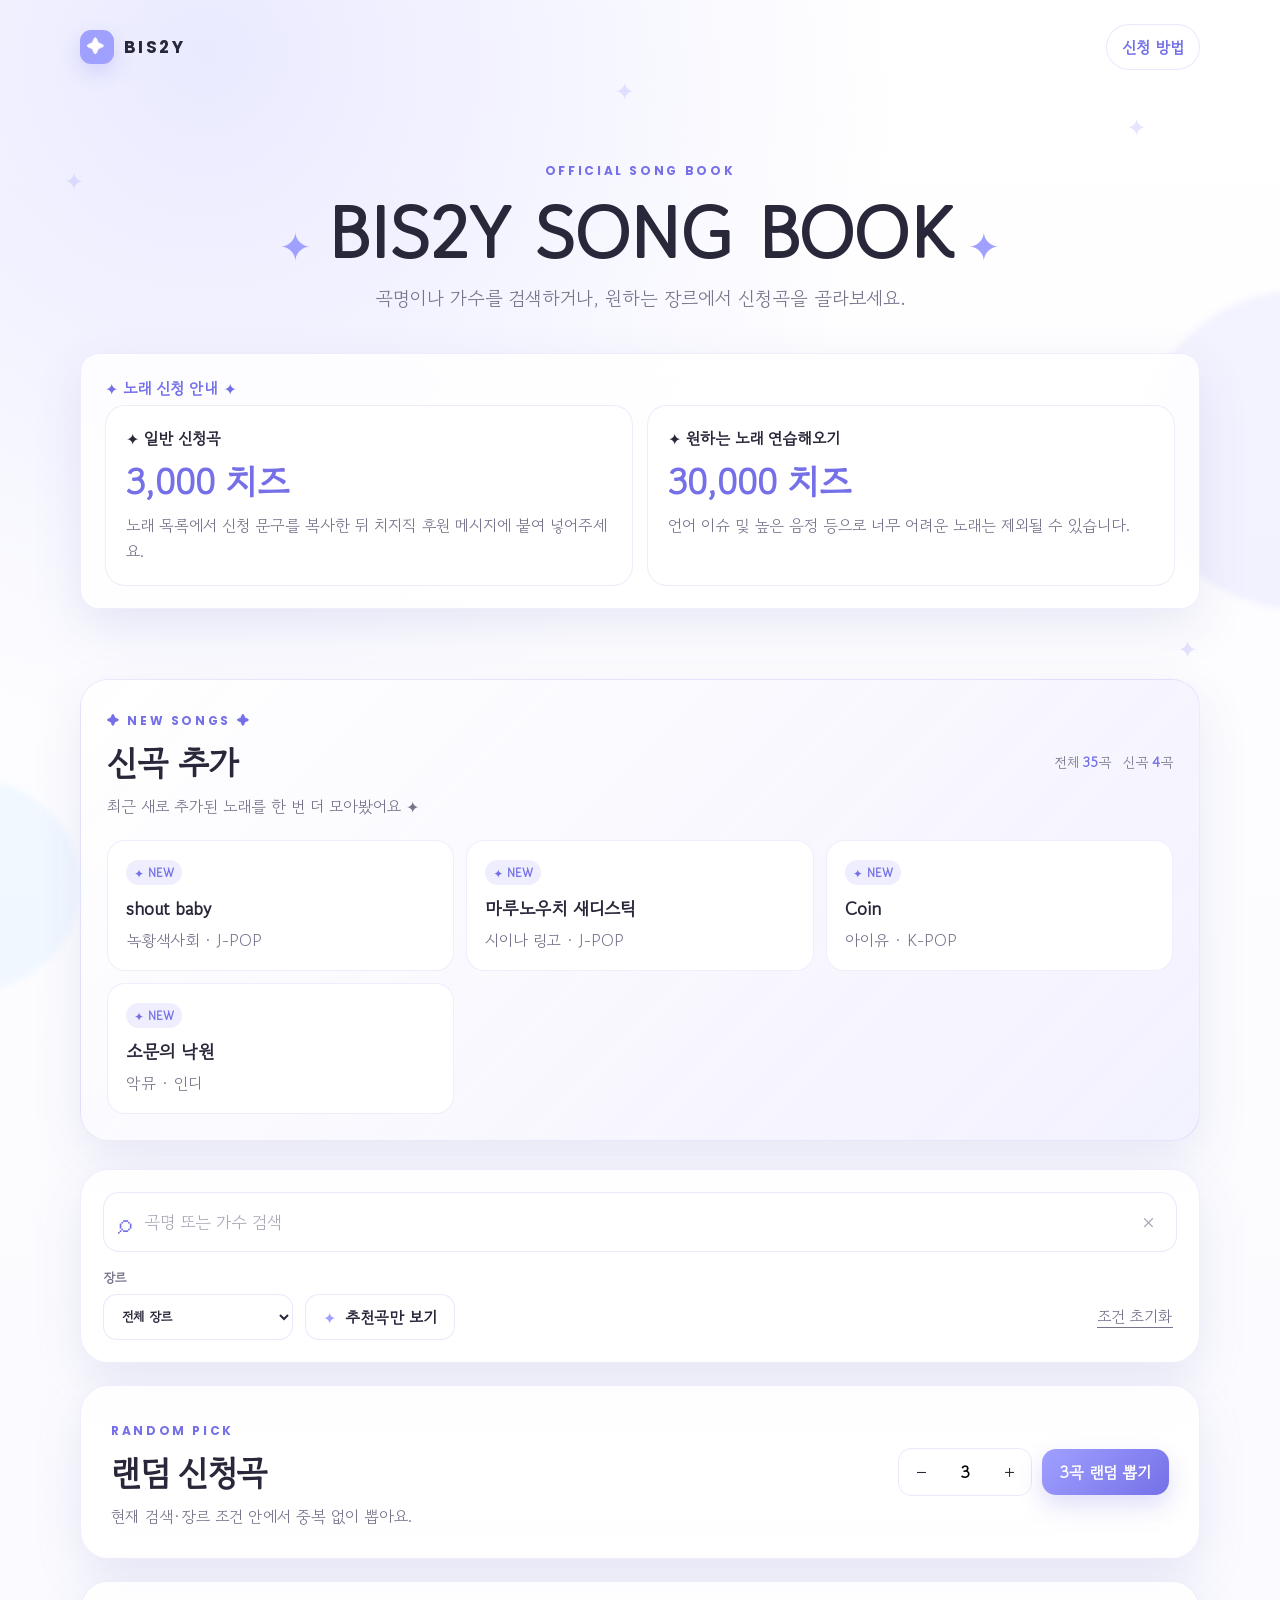
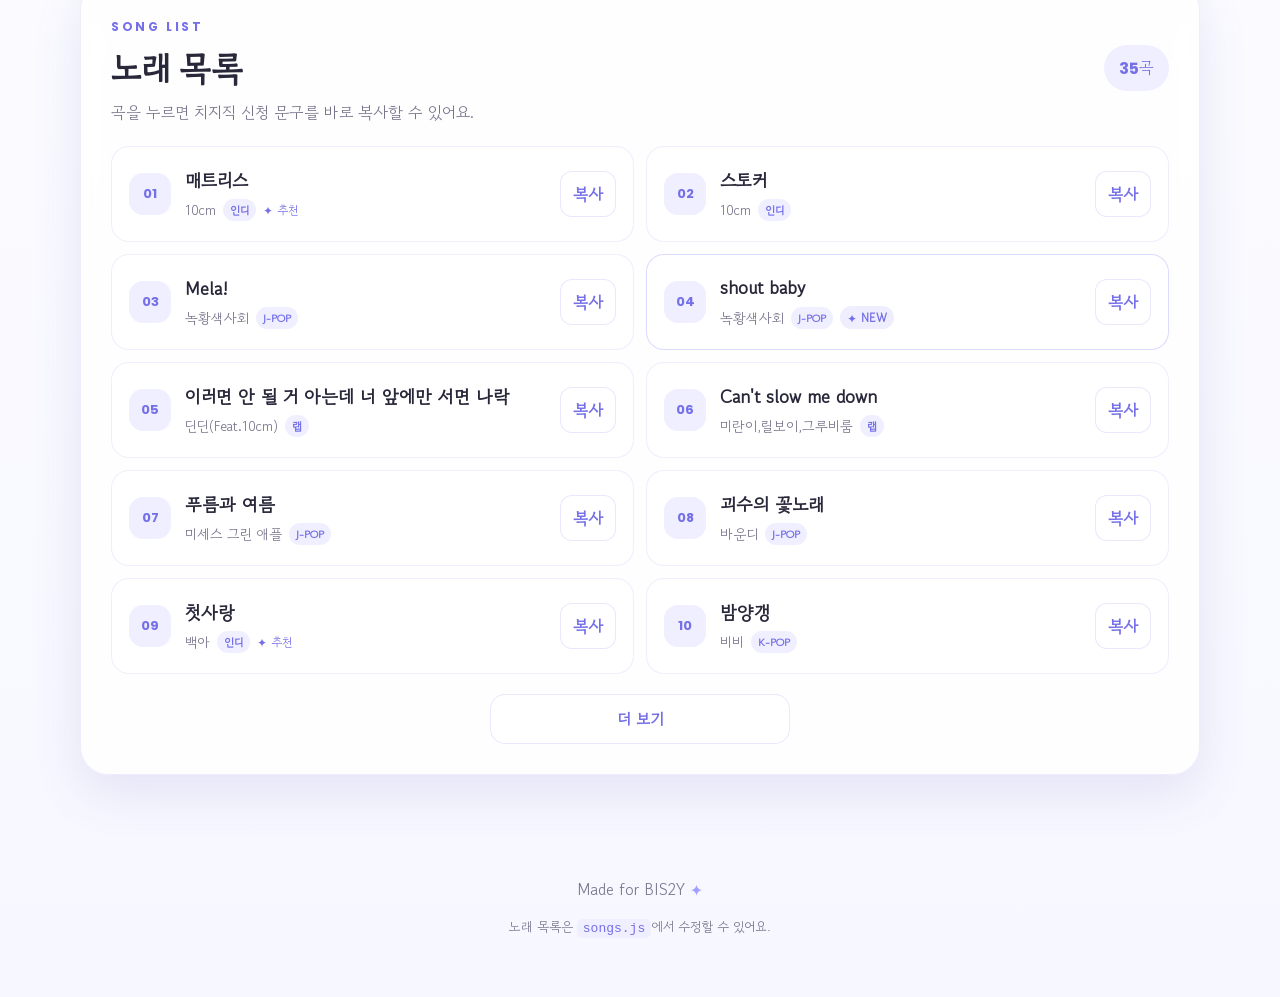
<file: index.html>
<!doctype html>
<html lang="ko">
<head>
  <meta charset="utf-8" />
  <meta name="viewport" content="width=device-width, initial-scale=1" />
  <meta name="theme-color" content="#a0a0ff" />
  <meta name="description" content="빗시의 노래책 — 곡명과 가수로 검색하고 치지직 신청 문구를 복사해 보세요." />
  <title>빗시 노래책 | BIS2Y SONG BOOK</title>
  <link rel="preconnect" href="https://fonts.googleapis.com" />
  <link rel="preconnect" href="https://fonts.gstatic.com" crossorigin />
  <link href="https://fonts.googleapis.com/css2?family=Gowun+Dodum&family=Poppins:wght@500;600;700&display=swap" rel="stylesheet" />
  <link rel="stylesheet" href="styles.css" />
</head>
<body>
  <div class="sparkle-field" aria-hidden="true"><span>✦</span><span>✦</span><span>✦</span><span>✦</span><span>✦</span></div>
  <div class="page-shell">
    <div class="ambient ambient-one" aria-hidden="true"></div>
    <div class="ambient ambient-two" aria-hidden="true"></div>

    <header class="hero">
      <nav class="topbar" aria-label="주요 메뉴">
        <a class="brand" href="#top" aria-label="빗시 노래책 홈">
          <span class="brand-mark">✦</span>
          <span>BIS2Y</span>
        </a>
        <a class="chzzk-link" href="#guide">신청 방법</a>
      </nav>

      <div class="hero-copy" id="top">
        <span class="eyebrow">OFFICIAL SONG BOOK</span>
        <h1>BIS2Y SONG BOOK</h1>
        <p>곡명이나 가수를 검색하거나, 원하는 장르에서 신청곡을 골라보세요.</p>
      </div>

      <section class="guide-card" id="guide" aria-labelledby="guide-title">
        <div style="width:100%">
          <p class="guide-label" id="guide-title">✦ 노래 신청 안내 ✦</p>
          <div class="guide-grid">
            <article class="price-card">
              <span class="price-title">✦ 일반 신청곡</span>
              <strong>3,000 치즈</strong>
              <p>노래 목록에서 신청 문구를 복사한 뒤 치지직 후원 메시지에 붙여 넣어주세요.</p>
            </article>
            <article class="price-card">
              <span class="price-title">✦ 원하는 노래 연습해오기</span>
              <strong>30,000 치즈</strong>
              <p>언어 이슈 및 높은 음정 등으로 너무 어려운 노래는 제외될 수 있습니다.</p>
            </article>
          </div>
        </div>
      </section>
    </header>

    <main>
      <section class="new-section" id="newSongsSection" aria-labelledby="new-songs-title">
        <div class="section-header">
          <div>
            <span class="section-kicker">✦ NEW SONGS ✦</span>
            <h2 id="new-songs-title">신곡 추가</h2>
            <p>최근 새로 추가된 노래를 한 번 더 모아봤어요 ✦</p>
          </div>
          <div class="stats-row"><span>전체 <strong id="totalSongCount">0</strong>곡</span><span>신곡 <strong id="newSongCount">0</strong>곡</span></div>
        </div>
        <div id="newSongGrid" class="new-grid"></div>
      </section>

      <section class="control-panel" aria-label="노래 검색 및 필터">
        <label class="search-box">
          <span class="search-icon" aria-hidden="true">⌕</span>
          <input id="searchInput" type="search" placeholder="곡명 또는 가수 검색" autocomplete="off" />
          <button id="clearSearch" class="icon-button" type="button" aria-label="검색어 지우기">×</button>
        </label>

        <div class="filter-row">
          <label class="select-wrap">
            <span>장르</span>
            <select id="genreSelect">
              <option value="all">전체 장르</option>
            </select>
          </label>

          <button id="recommendToggle" class="filter-button" type="button" aria-pressed="false">
            <span class="button-star">✦</span> 추천곡만 보기
          </button>

          <button id="resetFilters" class="text-button" type="button">조건 초기화</button>
        </div>
      </section>

      <section class="random-panel" aria-labelledby="random-title">
        <div>
          <span class="section-kicker">RANDOM PICK</span>
          <h2 id="random-title">랜덤 신청곡</h2>
          <p>현재 검색·장르 조건 안에서 중복 없이 뽑아요.</p>
        </div>
        <div class="random-actions">
          <div class="stepper" aria-label="랜덤 곡 수 설정">
            <button id="decreaseCount" type="button" aria-label="곡 수 줄이기">−</button>
            <input id="randomCount" type="number" value="3" min="1" max="10" aria-label="랜덤으로 뽑을 곡 수" />
            <button id="increaseCount" type="button" aria-label="곡 수 늘리기">＋</button>
          </div>
          <button id="randomButton" class="primary-button" type="button">3곡 랜덤 뽑기</button>
        </div>
      </section>

      <section class="songs-section" aria-labelledby="song-list-title">
        <div class="section-header">
          <div>
            <span class="section-kicker">SONG LIST</span>
            <h2 id="song-list-title">노래 목록</h2>
            <p>곡을 누르면 치지직 신청 문구를 바로 복사할 수 있어요.</p>
          </div>
          <div class="result-count"><strong id="songCount">0</strong>곡</div>
        </div>

        <div id="emptyState" class="empty-state" hidden>
          <div>♬</div>
          <h3>조건에 맞는 노래가 없어요</h3>
          <p>검색어나 장르를 바꿔보세요.</p>
        </div>

        <div id="songGrid" class="song-grid" aria-live="polite"></div>
        <button id="loadMore" class="load-more" type="button">더 보기</button>
      </section>

      <section id="randomResultSection" class="random-results" aria-labelledby="random-result-title" hidden>
        <div class="section-header">
          <div>
            <span class="section-kicker">YOUR PICKS</span>
            <h2 id="random-result-title">랜덤 신청곡</h2>
            <p>중복 없이 뽑았어요.</p>
          </div>
          <div class="result-actions">
            <button id="rerollButton" class="secondary-button" type="button">다시 뽑기</button>
            <button id="copyRandomButton" class="primary-button" type="button">치지직용 복사</button>
          </div>
        </div>
        <div id="randomGrid" class="song-grid"></div>
      </section>
    </main>

    <footer>
      <p>Made for BIS2Y <span aria-hidden="true">✦</span></p>
      <p class="footer-note">노래 목록은 <code>songs.js</code>에서 수정할 수 있어요.</p>
    </footer>
  </div>

  <div id="toast" class="toast" role="status" aria-live="polite"></div>

  <script src="songs.js"></script>
  <script src="app.js"></script>
</body>
</html>
</file>
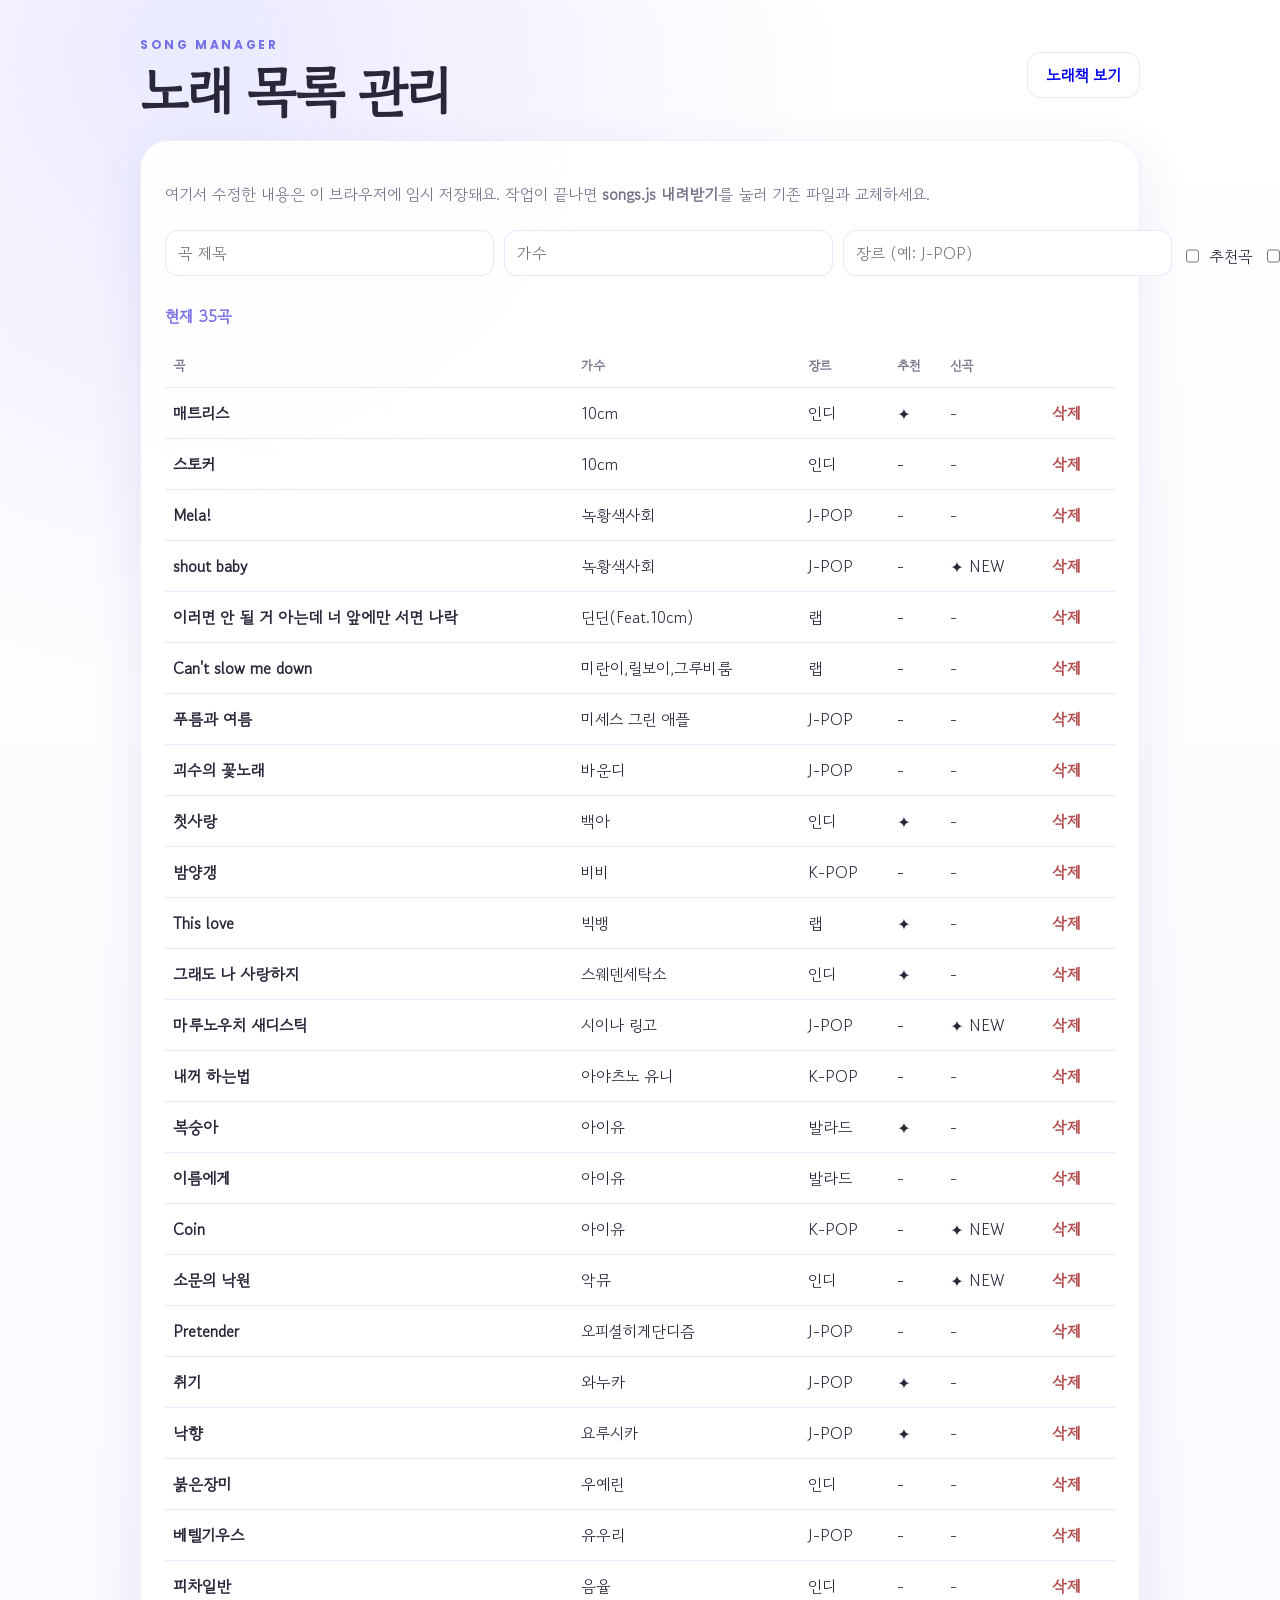
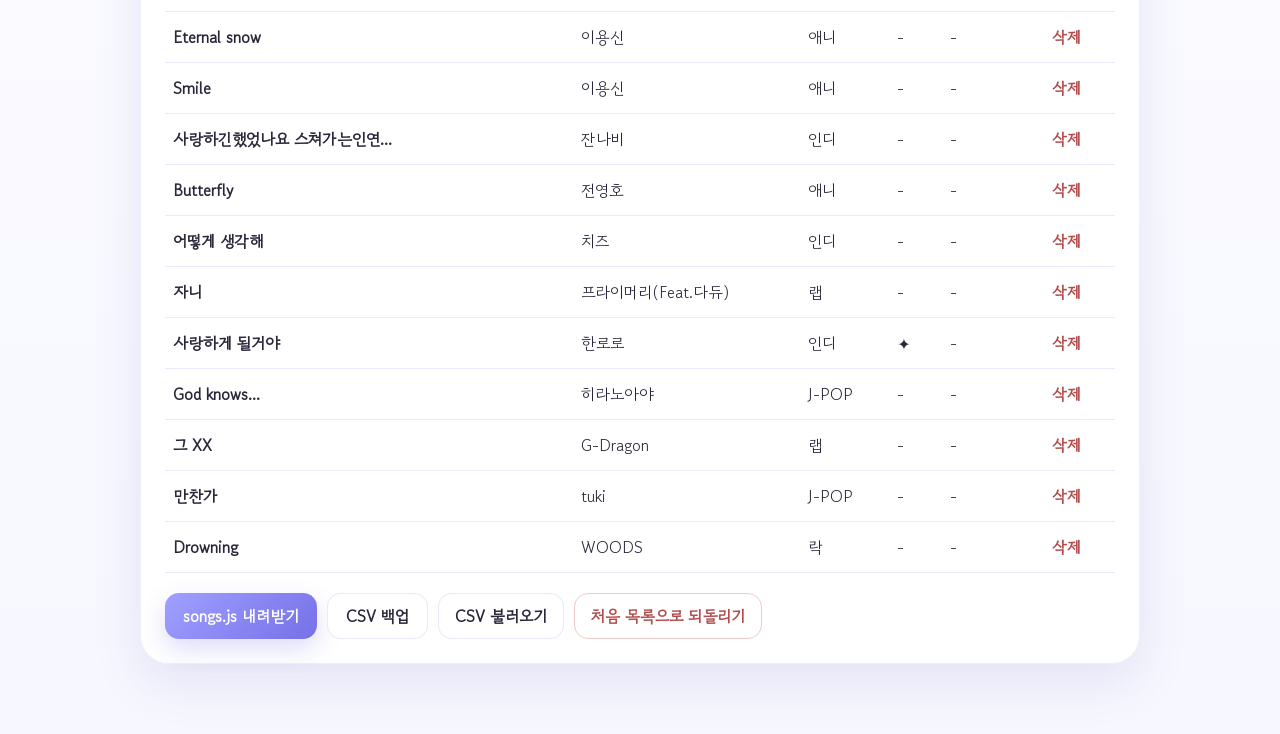
<file: manage.html>
<!doctype html>
<html lang="ko">
<head>
  <meta charset="utf-8" />
  <meta name="viewport" content="width=device-width, initial-scale=1" />
  <meta name="theme-color" content="#a0a0ff" />
  <title>빗시 노래책 관리</title>
  <link rel="preconnect" href="https://fonts.googleapis.com" />
  <link rel="preconnect" href="https://fonts.gstatic.com" crossorigin />
  <link href="https://fonts.googleapis.com/css2?family=Gowun+Dodum&family=Poppins:wght@600;700&display=swap" rel="stylesheet" />
  <link rel="stylesheet" href="styles.css" />
  <style>
    .manager-shell{width:min(1000px,calc(100% - 24px));margin:0 auto;padding:30px 0 70px}.manager-head{display:flex;justify-content:space-between;align-items:center;gap:16px;margin-bottom:20px}.manager-head a{text-decoration:none}.manager-card{padding:24px;border:1px solid rgba(117,112,232,.12);border-radius:28px;background:rgba(255,255,255,.9);box-shadow:var(--shadow)}.manager-note{color:var(--muted);line-height:1.65}.song-form{display:grid;grid-template-columns:2fr 1.3fr 1fr auto auto auto;gap:10px;margin:22px 0}.song-form input,.song-form select{height:46px;padding:0 12px;border:1px solid var(--line);border-radius:13px;background:#fff}.check-wrap{display:flex;align-items:center;gap:7px;white-space:nowrap}.manager-table{width:100%;border-collapse:collapse}.manager-table th,.manager-table td{padding:12px 8px;border-bottom:1px solid var(--line);text-align:left}.manager-table th{color:var(--muted);font-size:13px}.manager-actions{display:flex;flex-wrap:wrap;gap:10px;margin-top:20px}.danger-button{min-height:46px;padding:0 16px;border:1px solid #f0caca;border-radius:14px;background:#fff;color:#b34d4d;font-weight:800;cursor:pointer}.small-delete{border:0;background:transparent;color:#b34d4d;cursor:pointer;font-weight:800}.count-label{color:var(--point-deep);font-weight:800}.file-label{display:inline-flex;align-items:center;justify-content:center;min-height:46px;padding:0 16px;border:1px solid var(--line);border-radius:14px;background:white;font-weight:800;cursor:pointer}.file-label input{display:none}@media(max-width:760px){.song-form{grid-template-columns:1fr}.manager-table thead{display:none}.manager-table,.manager-table tbody,.manager-table tr,.manager-table td{display:block}.manager-table tr{padding:12px 0;border-bottom:1px solid var(--line)}.manager-table td{padding:4px 0;border:0}.manager-head{align-items:flex-start;flex-direction:column}}
  </style>
</head>
<body>
  <main class="manager-shell">
    <div class="manager-head">
      <div><span class="section-kicker">SONG MANAGER</span><h1 style="font-size:clamp(34px,7vw,54px);margin:8px 0 0">노래 목록 관리</h1></div>
      <a class="secondary-button" href="index.html" style="display:inline-flex;align-items:center">노래책 보기</a>
    </div>
    <section class="manager-card">
      <p class="manager-note">여기서 수정한 내용은 이 브라우저에 임시 저장돼요. 작업이 끝나면 <strong>songs.js 내려받기</strong>를 눌러 기존 파일과 교체하세요.</p>
      <form id="songForm" class="song-form">
        <input id="title" required placeholder="곡 제목" />
        <input id="artist" required placeholder="가수" />
        <input id="genre" required placeholder="장르 (예: J-POP)" />
        <label class="check-wrap"><input id="recommended" type="checkbox" /> 추천곡</label>
        <label class="check-wrap"><input id="isNew" type="checkbox" /> 신곡</label>
        <button class="primary-button" type="submit">추가</button>
      </form>
      <p class="count-label">현재 <span id="managerCount">0</span>곡</p>
      <div style="overflow-x:auto"><table class="manager-table"><thead><tr><th>곡</th><th>가수</th><th>장르</th><th>추천</th><th>신곡</th><th></th></tr></thead><tbody id="managerBody"></tbody></table></div>
      <div class="manager-actions">
        <button id="downloadJs" class="primary-button" type="button">songs.js 내려받기</button>
        <button id="downloadCsv" class="secondary-button" type="button">CSV 백업</button>
        <label class="file-label">CSV 불러오기<input id="csvInput" type="file" accept=".csv,text/csv" /></label>
        <button id="resetSongs" class="danger-button" type="button">처음 목록으로 되돌리기</button>
      </div>
    </section>
  </main>
  <div id="toast" class="toast" role="status"></div>
  <script src="songs.js"></script>
  <script src="manage.js"></script>
</body>
</html>
</file>
<file: styles.css>
:root {
  --point: rgb(160, 160, 255);
  --point-deep: rgb(117, 112, 232);
  --point-soft: rgb(239, 239, 255);
  --ink: #29283a;
  --muted: #77758c;
  --line: rgba(117, 112, 232, 0.16);
  --surface: rgba(255, 255, 255, 0.82);
  --shadow: 0 18px 50px rgba(86, 82, 170, 0.12);
  --radius-lg: 28px;
  --radius-md: 19px;
  --radius-sm: 14px;
}

* { box-sizing: border-box; }
html { scroll-behavior: smooth; }
body {
  margin: 0;
  min-width: 320px;
  color: var(--ink);
  font-family: "Gowun Dodum", system-ui, sans-serif;
  background:
    radial-gradient(circle at 16% 2%, rgba(160,160,255,.22), transparent 25%),
    linear-gradient(180deg, #fff 0%, #fbfbff 55%, #f7f7ff 100%);
}
button, input, select { font: inherit; }
button { color: inherit; }
button, a { -webkit-tap-highlight-color: transparent; }

.page-shell { position: relative; overflow: hidden; }
.ambient { position: absolute; border-radius: 999px; filter: blur(3px); pointer-events: none; }
.ambient-one { width: 320px; height: 320px; right: -180px; top: 290px; background: rgba(160,160,255,.12); }
.ambient-two { width: 210px; height: 210px; left: -130px; top: 780px; background: rgba(190,225,255,.18); }

.hero, main, footer { width: min(1120px, calc(100% - 32px)); margin-inline: auto; }
.hero { padding: 24px 0 30px; }
.topbar { display: flex; align-items: center; justify-content: space-between; }
.brand { display: inline-flex; align-items: center; gap: 10px; color: var(--ink); text-decoration: none; font: 700 17px/1 "Poppins", sans-serif; letter-spacing: .14em; }
.brand-mark { display: grid; place-items: center; width: 34px; height: 34px; border-radius: 11px; color: white; background: var(--point); box-shadow: 0 8px 20px rgba(117,112,232,.22); }
.chzzk-link { padding: 10px 15px; border: 1px solid var(--line); border-radius: 999px; color: var(--point-deep); text-decoration: none; font-weight: 700; background: rgba(255,255,255,.72); }
.hero-copy { text-align: center; padding: 86px 16px 42px; }
.eyebrow, .section-kicker { color: var(--point-deep); font: 700 12px/1.2 "Poppins", sans-serif; letter-spacing: .22em; }
h1 { margin: 14px 0 12px; font-size: clamp(42px, 7vw, 72px); line-height: 1.08; letter-spacing: -.055em; }
.hero-copy p { margin: 0; color: var(--muted); font-size: clamp(16px, 2vw, 19px); }

.guide-card, .control-panel, .random-panel, .songs-section, .random-results {
  border: 1px solid rgba(117,112,232,.12);
  background: var(--surface);
  box-shadow: var(--shadow);
  backdrop-filter: blur(15px);
}
.guide-card { display: flex; gap: 16px; align-items: center; padding: 22px 24px; border-radius: var(--radius-md); }
.guide-icon { display: grid; place-items: center; flex: 0 0 48px; width: 48px; height: 48px; border-radius: 16px; background: var(--point-soft); font-size: 23px; }
.guide-label { margin: 0 0 5px; color: var(--point-deep); font-weight: 800; }
.guide-card p:last-child { margin: 0; color: var(--muted); line-height: 1.65; }
.guide-card strong { color: var(--ink); }

main { padding: 12px 0 70px; }
.control-panel { padding: 22px; border-radius: var(--radius-lg); }
.search-box { display: flex; align-items: center; gap: 10px; padding: 0 14px; border: 1px solid var(--line); border-radius: 16px; background: #fff; transition: .2s ease; }
.search-box:focus-within { border-color: var(--point); box-shadow: 0 0 0 4px rgba(160,160,255,.13); }
.search-icon { color: var(--point-deep); font-size: 27px; transform: translateY(-1px); }
.search-box input { width: 100%; height: 58px; border: 0; outline: 0; color: var(--ink); background: transparent; font-size: 17px; }
.search-box input::placeholder { color: #aaa8b7; }
.icon-button { border: 0; background: transparent; color: #aaa8b7; font-size: 23px; cursor: pointer; }
.filter-row { display: flex; gap: 12px; align-items: end; flex-wrap: wrap; margin-top: 16px; }
.select-wrap { display: grid; gap: 7px; min-width: 190px; color: var(--muted); font-size: 13px; font-weight: 700; }
.select-wrap select, .filter-button { height: 46px; border: 1px solid var(--line); border-radius: 14px; background: #fff; cursor: pointer; }
.select-wrap select { padding: 0 38px 0 14px; color: var(--ink); outline: 0; }
.filter-button { padding: 0 17px; font-weight: 700; }
.filter-button[aria-pressed="true"] { color: var(--point-deep); border-color: rgba(117,112,232,.34); background: var(--point-soft); }
.button-star { color: var(--point); margin-right: 4px; }
.text-button { margin-left: auto; padding: 12px 4px; border: 0; color: var(--muted); background: transparent; cursor: pointer; text-decoration: underline; text-underline-offset: 4px; }

.random-panel { display: flex; justify-content: space-between; gap: 24px; align-items: center; margin-top: 22px; padding: 30px; border-radius: var(--radius-lg); }
h2 { margin: 8px 0 7px; font-size: clamp(26px, 4vw, 34px); letter-spacing: -.04em; }
.random-panel p, .section-header p { margin: 0; color: var(--muted); }
.random-actions, .result-actions { display: flex; align-items: center; gap: 10px; }
.stepper { display: flex; align-items: center; overflow: hidden; border: 1px solid var(--line); border-radius: 14px; background: white; }
.stepper button { width: 43px; height: 46px; border: 0; background: white; cursor: pointer; font-size: 19px; }
.stepper input { width: 46px; height: 46px; border: 0; outline: 0; text-align: center; font-weight: 800; -moz-appearance: textfield; }
.stepper input::-webkit-inner-spin-button { display: none; }
.primary-button, .secondary-button { min-height: 46px; padding: 0 18px; border-radius: 14px; font-weight: 800; cursor: pointer; transition: transform .16s ease, box-shadow .16s ease; }
.primary-button { border: 0; color: white; background: linear-gradient(135deg, var(--point), var(--point-deep)); box-shadow: 0 10px 24px rgba(117,112,232,.24); }
.secondary-button { border: 1px solid var(--line); background: white; }
.primary-button:hover, .secondary-button:hover, .song-copy:hover { transform: translateY(-2px); }

.songs-section, .random-results { margin-top: 22px; padding: 30px; border-radius: var(--radius-lg); }
.section-header { display: flex; justify-content: space-between; gap: 20px; align-items: center; margin-bottom: 22px; }
.result-count { flex: 0 0 auto; padding: 10px 15px; border-radius: 999px; color: var(--point-deep); background: var(--point-soft); }
.result-count strong { font-family: "Poppins", sans-serif; }
.song-grid { display: grid; grid-template-columns: repeat(2, minmax(0, 1fr)); gap: 12px; }
.song-card { position: relative; display: flex; align-items: center; gap: 14px; min-height: 96px; padding: 17px; border: 1px solid rgba(117,112,232,.12); border-radius: 18px; background: rgba(255,255,255,.92); transition: transform .17s ease, border-color .17s ease, box-shadow .17s ease; }
.song-card:hover { transform: translateY(-2px); border-color: rgba(117,112,232,.28); box-shadow: 0 12px 24px rgba(86,82,170,.09); }
.song-number { display: grid; place-items: center; flex: 0 0 42px; width: 42px; height: 42px; border-radius: 14px; color: var(--point-deep); background: var(--point-soft); font: 700 13px/1 "Poppins", sans-serif; }
.song-info { min-width: 0; flex: 1; }
.song-title { margin: 0; overflow: hidden; text-overflow: ellipsis; white-space: nowrap; font-size: 18px; font-weight: 800; }
.song-meta { display: flex; align-items: center; gap: 7px; margin-top: 6px; color: var(--muted); font-size: 14px; }
.genre-pill { padding: 3px 7px; border-radius: 999px; color: var(--point-deep); background: var(--point-soft); font-size: 11px; font-weight: 800; }
.recommend-badge { color: var(--point-deep); font-size: 12px; }
.song-copy { flex: 0 0 auto; padding: 10px 12px; border: 1px solid var(--line); border-radius: 12px; color: var(--point-deep); background: white; font-weight: 800; cursor: pointer; transition: .16s ease; }
.load-more { display: block; width: min(300px, 100%); height: 50px; margin: 20px auto 0; border: 1px solid var(--line); border-radius: 15px; color: var(--point-deep); background: white; font-weight: 800; cursor: pointer; }
.empty-state { padding: 60px 20px; text-align: center; color: var(--muted); }
.empty-state div { color: var(--point); font-size: 42px; }
.empty-state h3 { margin: 10px 0 4px; color: var(--ink); }
.empty-state p { margin: 0; }
.random-results { scroll-margin-top: 16px; }

footer { padding: 16px 0 48px; text-align: center; color: var(--muted); }
footer span { color: var(--point); }
.footer-note { font-size: 13px; }
code { padding: 2px 6px; border-radius: 6px; color: var(--point-deep); background: var(--point-soft); }
.toast { position: fixed; left: 50%; bottom: 24px; z-index: 10; transform: translate(-50%, 20px); padding: 13px 18px; border-radius: 999px; color: white; background: rgba(41,40,58,.94); box-shadow: 0 12px 30px rgba(0,0,0,.2); opacity: 0; pointer-events: none; transition: .25s ease; }
.toast.show { opacity: 1; transform: translate(-50%, 0); }

@media (max-width: 760px) {
  .hero, main, footer { width: min(100% - 22px, 1120px); }
  .hero-copy { padding-top: 62px; }
  .guide-card { align-items: flex-start; }
  .random-panel, .section-header { align-items: stretch; flex-direction: column; }
  .random-actions, .result-actions { width: 100%; }
  .random-actions .primary-button { flex: 1; }
  .song-grid { grid-template-columns: 1fr; }
  .text-button { margin-left: 0; }
  .result-count { align-self: flex-start; }
}

@media (max-width: 520px) {
  .hero-copy { padding-inline: 0; }
  .guide-card, .control-panel, .random-panel, .songs-section, .random-results { padding: 19px; border-radius: 22px; }
  .filter-row > * { width: 100%; }
  .select-wrap { min-width: 0; }
  .text-button { text-align: center; }
  .random-actions, .result-actions { flex-direction: column; align-items: stretch; }
  .stepper { justify-content: space-between; }
  .stepper input { flex: 1; }
  .song-card { padding: 14px; }
  .song-number { display: none; }
  .song-copy { padding-inline: 10px; }
  .chzzk-link { font-size: 14px; }
}

/* BIS2Y v2 additions */
.sparkle-field{position:fixed;inset:0;pointer-events:none;overflow:hidden;z-index:-1}.sparkle-field span{position:absolute;color:rgba(160,160,255,.28);font-size:clamp(14px,2vw,24px);animation:sparkle 3.6s ease-in-out infinite}.sparkle-field span:nth-child(1){left:5%;top:18%}.sparkle-field span:nth-child(2){left:88%;top:12%;animation-delay:.8s}.sparkle-field span:nth-child(3){left:13%;top:62%;animation-delay:1.5s}.sparkle-field span:nth-child(4){left:92%;top:70%;animation-delay:2.1s}.sparkle-field span:nth-child(5){left:48%;top:8%;animation-delay:2.7s}@keyframes sparkle{0%,100%{opacity:.25;transform:scale(.85) rotate(0)}50%{opacity:.8;transform:scale(1.15) rotate(12deg)}}
.hero-copy h1{letter-spacing:.01em}.hero-copy h1::before,.hero-copy h1::after{content:'✦';color:var(--point);font-size:.55em;vertical-align:middle;margin:0 .35em}
.guide-grid{display:grid;grid-template-columns:repeat(2,minmax(0,1fr));gap:14px}.price-card{padding:20px;border:1px solid rgba(117,112,232,.13);border-radius:20px;background:rgba(255,255,255,.78)}.price-card strong{display:block;color:var(--point-deep);font-size:clamp(24px,4vw,36px);margin:5px 0}.price-card p{margin:0;color:var(--muted);line-height:1.6}.price-card .price-title{font-weight:900;color:var(--text)}
.new-section{margin:28px 0;padding:26px;border:1px solid rgba(117,112,232,.14);border-radius:28px;background:linear-gradient(135deg,rgba(255,255,255,.96),rgba(241,240,255,.9));box-shadow:var(--shadow)}.new-grid{display:grid;grid-template-columns:repeat(3,minmax(0,1fr));gap:12px;margin-top:18px}.new-song-card{position:relative;padding:18px;border:1px solid rgba(117,112,232,.12);border-radius:18px;background:#fff;cursor:pointer;transition:.18s ease}.new-song-card:hover{transform:translateY(-3px);box-shadow:0 12px 30px rgba(105,98,218,.14)}.new-song-card h3{margin:0 0 7px;font-size:18px}.new-song-card p{margin:0;color:var(--muted)}.new-badge{display:inline-flex;align-items:center;gap:4px;margin-bottom:10px;padding:4px 8px;border-radius:999px;background:#eeeefe;color:var(--point-deep);font-size:12px;font-weight:900}.new-badge::before{content:'✦'}.song-card.is-new{border-color:rgba(160,160,255,.38)}.new-inline-badge{display:inline-flex;align-items:center;padding:3px 7px;border-radius:999px;background:#eeeefe;color:var(--point-deep);font-size:12px;font-weight:900}.stats-row{display:flex;gap:12px;flex-wrap:wrap;color:var(--muted);font-size:14px}.stats-row strong{color:var(--point-deep)}
@media(max-width:760px){.guide-grid,.new-grid{grid-template-columns:1fr}.new-section{padding:20px}.hero-copy h1::before,.hero-copy h1::after{margin:0 .18em}}
</file>
